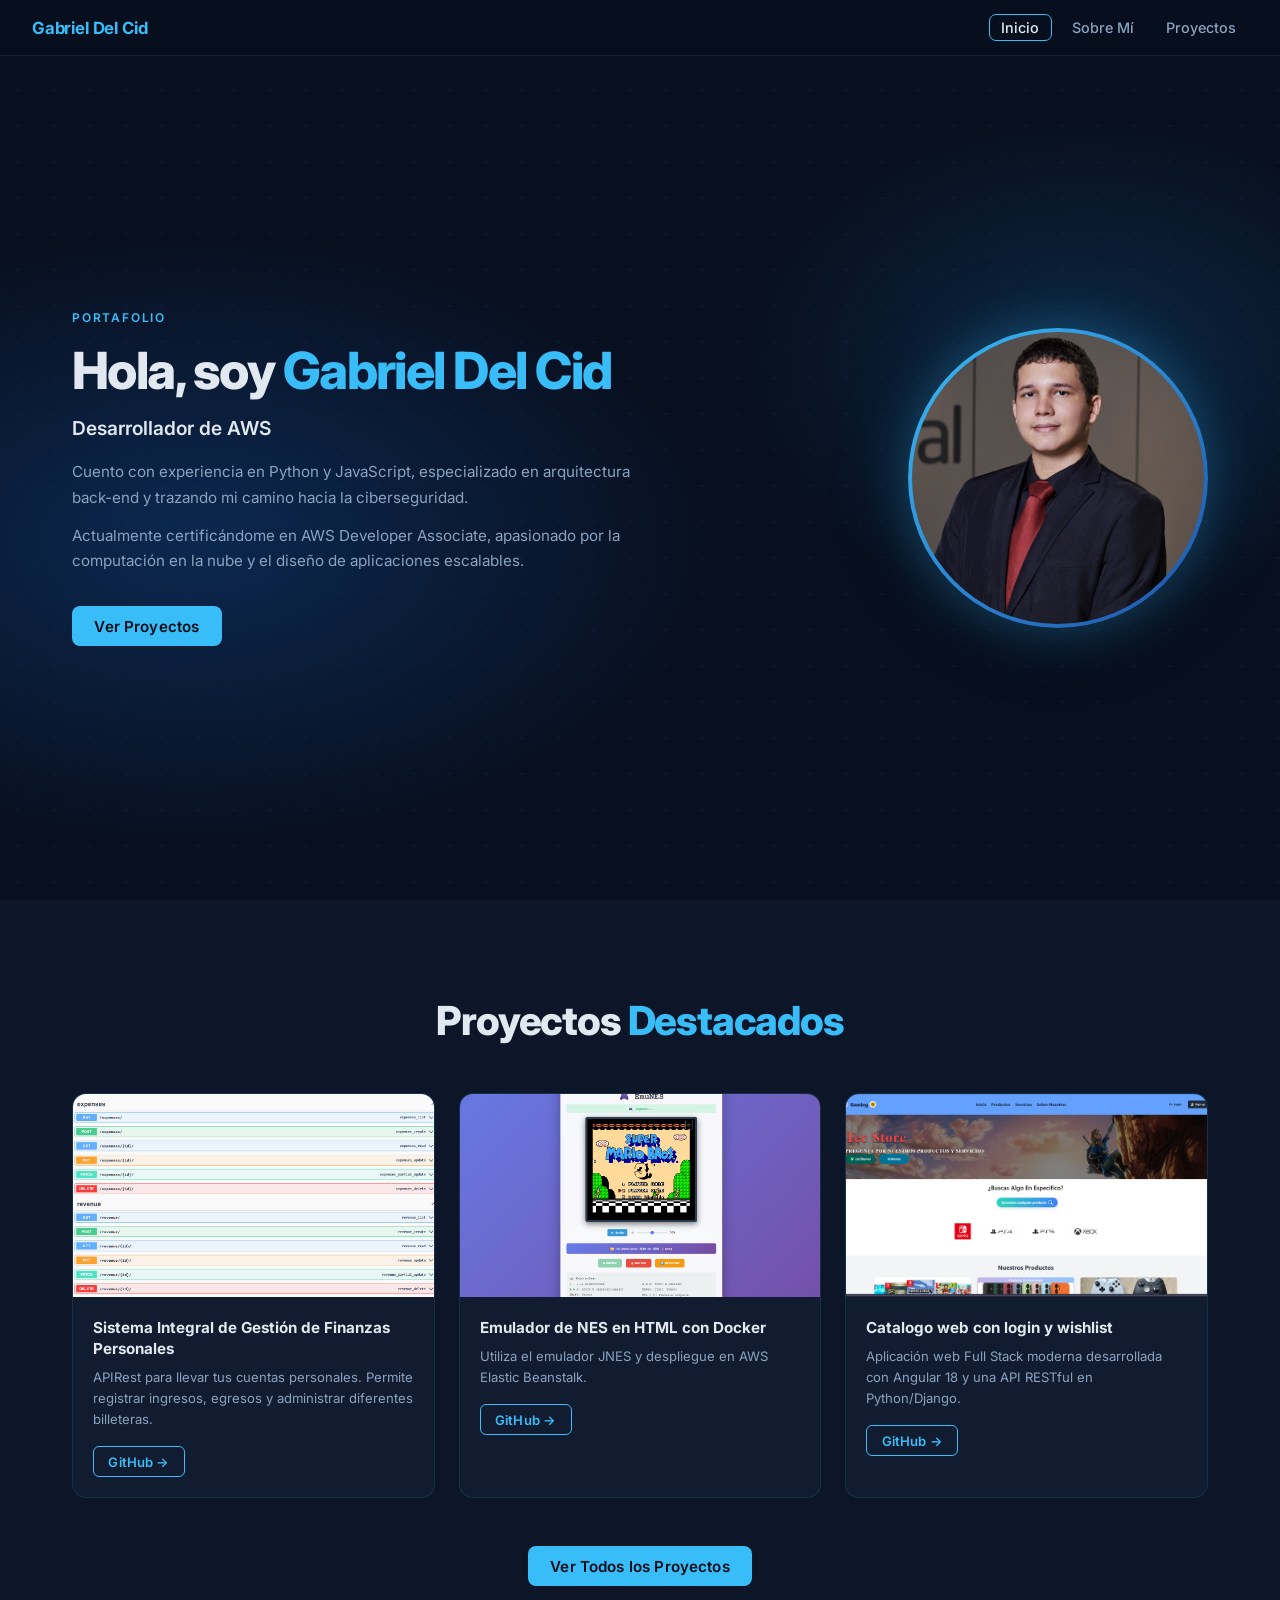
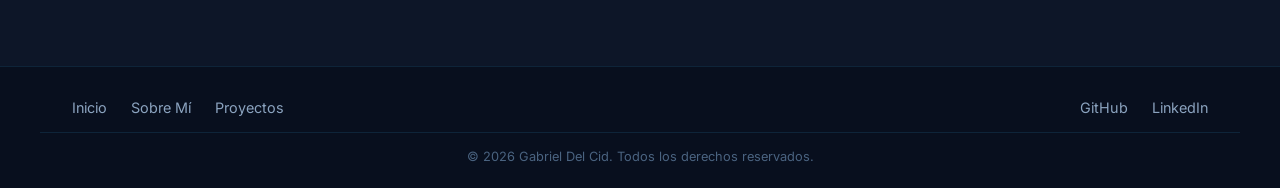
<file: index.html>
<!DOCTYPE html>
<html lang="es">
<head>
  <meta charset="UTF-8" />
  <meta name="viewport" content="width=device-width, initial-scale=1.0" />
  <title>Gabriel Del Cid — Portafolio</title>
  <link rel="preconnect" href="https://fonts.googleapis.com" />
  <link href="https://fonts.googleapis.com/css2?family=Inter:wght@300;400;500;600;700;800&display=swap" rel="stylesheet" />
  <link rel="icon" type="image/x-icon" href="favicon.ico" />
  <link rel="stylesheet" href="styles.css" />
</head>
<body>

  <!-- NAV -->
  <nav class="navbar">
    <a href="index.html" class="nav-brand">Gabriel Del Cid</a>
    <div class="nav-links">
      <a href="index.html" class="nav-link active">Inicio</a>
      <a href="sobre-mi.html" class="nav-link">Sobre Mí</a>
      <a href="proyectos.html" class="nav-link">Proyectos</a>
    </div>
    <button class="hamburger" id="hamburger" aria-label="Menu">
      <span></span><span></span><span></span>
    </button>
  </nav>
  <div class="mobile-menu" id="mobileMenu">
    <a href="index.html" class="nav-link active">Inicio</a>
    <a href="sobre-mi.html" class="nav-link">Sobre Mí</a>
    <a href="proyectos.html" class="nav-link">Proyectos</a>
  </div>

  <!-- HERO -->
  <section class="hero">
    <div class="dot-grid"></div>
    <div class="hero-glow"></div>
    <div class="container hero-inner">
      <div class="hero-text animate-fade-up">
        <p class="hero-label">PORTAFOLIO</p>
        <h1 class="hero-title">Hola, soy <span class="accent">Gabriel Del Cid</span></h1>
        <h2 class="hero-subtitle">Desarrollador de AWS</h2>
        <p class="hero-bio">
          Cuento con experiencia en Python y JavaScript, especializado en
          arquitectura back-end y trazando mi camino hacia la ciberseguridad.
        </p>
        <p class="hero-bio">
          Actualmente certificándome en AWS Developer Associate,
          apasionado por la computación en la nube y el diseño de
          aplicaciones escalables.
        </p>
        <div class="hero-btns">
          <a href="proyectos.html" class="btn btn-primary">Ver Proyectos</a>
        </div>
      </div>
      <div class="hero-photo animate-fade-up delay-2">
        <div class="photo-ring">
          <img src="images/perfil.jpg" alt="Gabriel Del Cid" onerror="this.src='https://ui-avatars.com/api/?name=Gabriel+Del+Cid&background=1a2744&color=38bdf8&size=300'" />
        </div>
      </div>
    </div>
  </section>

  <!-- FEATURED PROJECTS -->
  <section class="section projects-section">
    <div class="container">
      <h2 class="section-title">Proyectos <span class="accent">Destacados</span></h2>
      <div class="projects-grid" id="featuredProjects"></div>
      <div class="section-cta">
        <a href="proyectos.html" class="btn btn-primary">Ver Todos los Proyectos</a>
      </div>
    </div>
  </section>

  <!-- FOOTER -->
  <footer class="footer">
    <div class="container footer-inner">
      <div class="footer-links">
        <a href="index.html">Inicio</a>
        <a href="sobre-mi.html">Sobre Mí</a>
        <a href="proyectos.html">Proyectos</a>
      </div>
      <div class="footer-social">
        <a href="https://github.com/gabriel-del13" target="_blank" rel="noopener">GitHub</a>
        <a href="https://www.linkedin.com/in/gabriel-delcid-13200x" target="_blank" rel="noopener">LinkedIn</a>
      </div>
    </div>
    <div class="footer-copy">© 2026 Gabriel Del Cid. Todos los derechos reservados.</div>
  </footer>

  <script src="data.js"></script>
  <script>
    // Hamburger
    document.getElementById('hamburger').addEventListener('click', () => {
      document.getElementById('mobileMenu').classList.toggle('open');
    });

    // Featured projects (first 3)
    const featured = portfolioData.projects.filter(p => p.featured).slice(0, 3);
    const grid = document.getElementById('featuredProjects');
    featured.forEach(p => {
      grid.innerHTML += `
        <div class="project-card">
          <div class="project-thumb">
            <img src="${p.thumbnail}" alt="${p.title}" onerror="this.parentElement.classList.add('no-img')" />
          </div>
          <div class="project-info">
            <h3>${p.title}</h3>
            <p>${p.short_description}</p>
            <div class="project-links">
              <a href="${p.github_url}" target="_blank" rel="noopener" class="btn btn-outline btn-sm">GitHub →</a>
            </div>
          </div>
        </div>`;
    });
  </script>
</body>
</html>
</file>
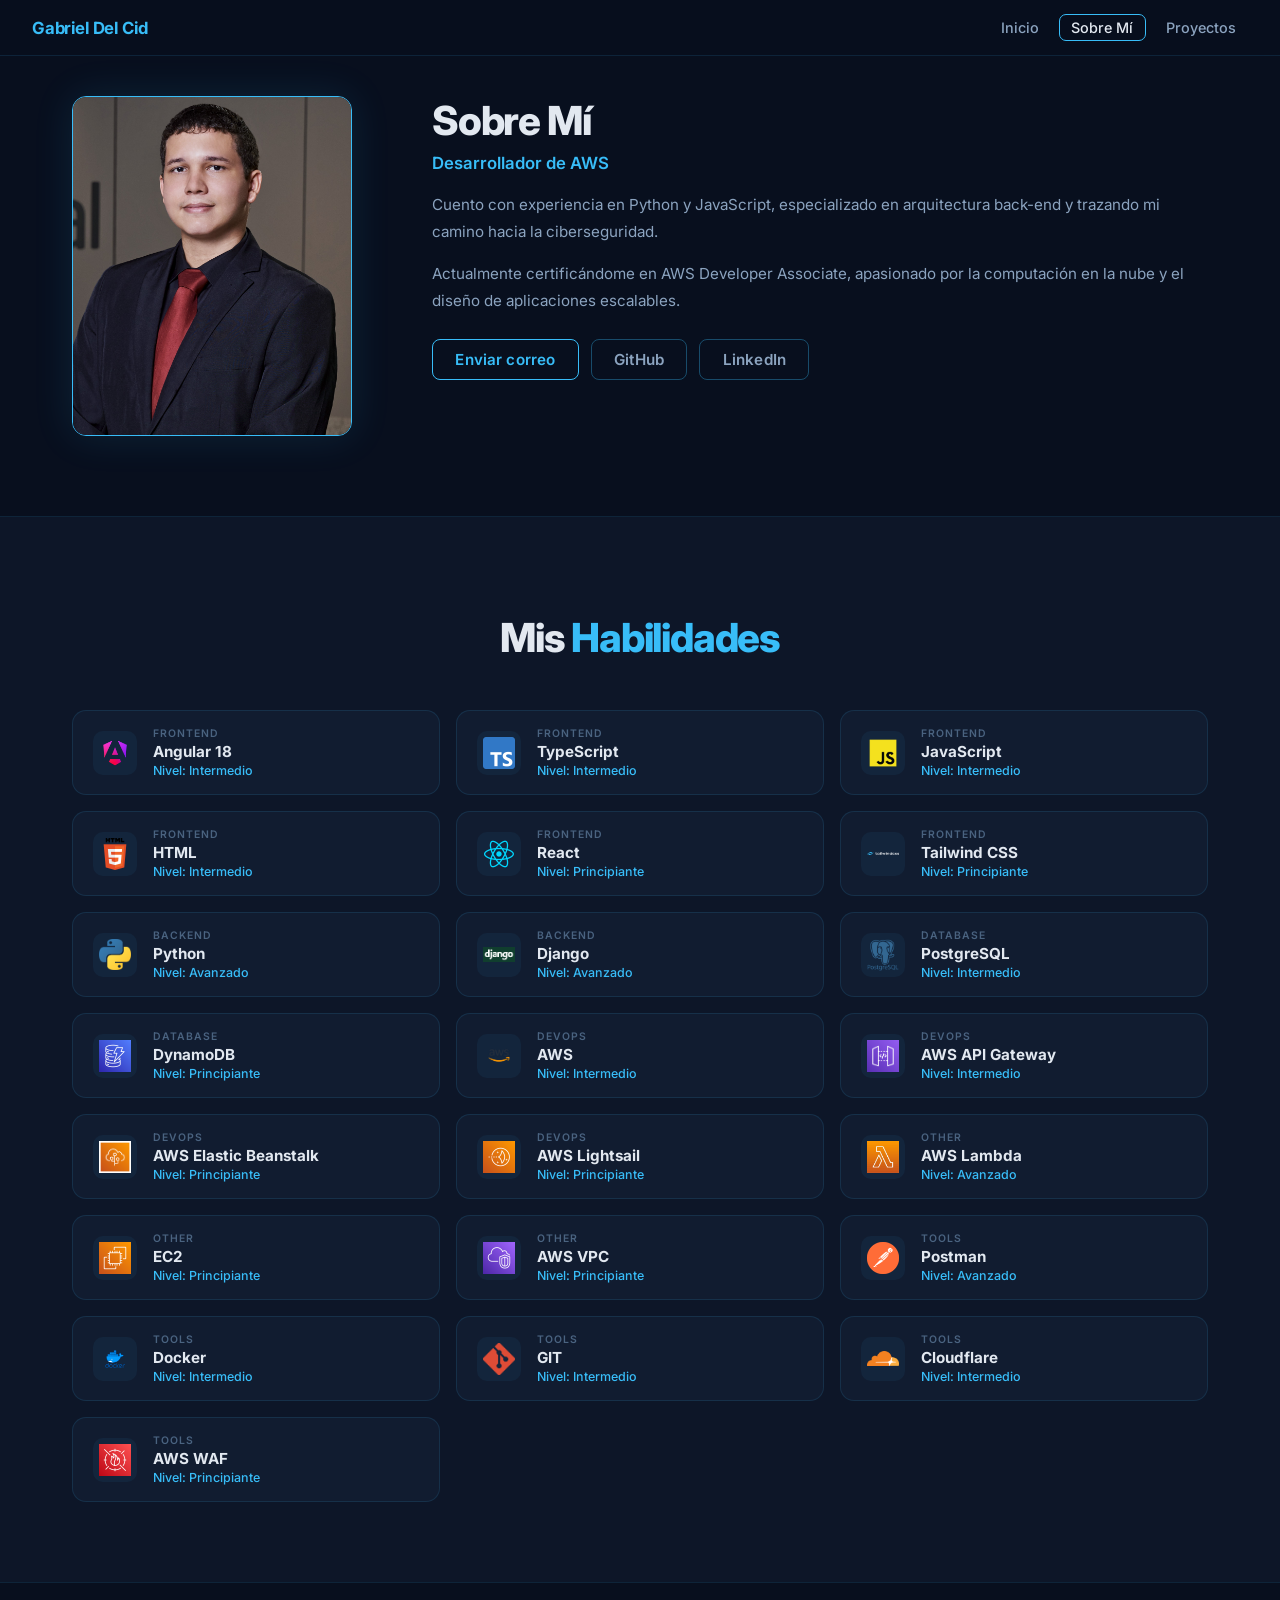
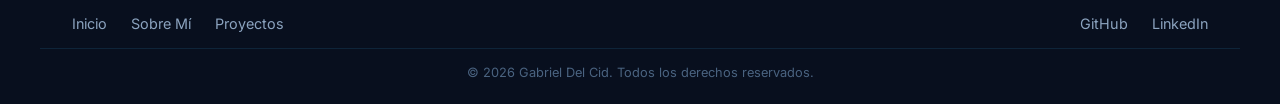
<file: sobre-mi.html>
<!DOCTYPE html>
<html lang="es">
<head>
  <meta charset="UTF-8" />
  <meta name="viewport" content="width=device-width, initial-scale=1.0" />
  <title>Sobre Mí — Gabriel Del Cid</title>
  <link rel="preconnect" href="https://fonts.googleapis.com" />
  <link href="https://fonts.googleapis.com/css2?family=Inter:wght@300;400;500;600;700;800&display=swap" rel="stylesheet" />
  <link rel="icon" type="image/x-icon" href="favicon.ico" />
  <link rel="stylesheet" href="styles.css" />
</head>
<body>

  <nav class="navbar">
    <a href="index.html" class="nav-brand">Gabriel Del Cid</a>
    <div class="nav-links">
      <a href="index.html" class="nav-link">Inicio</a>
      <a href="sobre-mi.html" class="nav-link active">Sobre Mí</a>
      <a href="proyectos.html" class="nav-link">Proyectos</a>
    </div>
    <button class="hamburger" id="hamburger" aria-label="Menu">
      <span></span><span></span><span></span>
    </button>
  </nav>
  <div class="mobile-menu" id="mobileMenu">
    <a href="index.html" class="nav-link">Inicio</a>
    <a href="sobre-mi.html" class="nav-link active">Sobre Mí</a>
    <a href="proyectos.html" class="nav-link">Proyectos</a>
  </div>

  <!-- ABOUT -->
  <section class="section about-section">
    <div class="container about-inner">
      <div class="about-photo animate-fade-up">
        <div class="about-img-wrap">
          <img src="images/perfil.jpg" alt="Gabriel Del Cid"
            onerror="this.src='https://ui-avatars.com/api/?name=Gabriel+Del+Cid&background=1a2744&color=38bdf8&size=400'" />
        </div>
      </div>
      <div class="about-text animate-fade-up delay-1">
        <h2 class="section-title left">Sobre Mí</h2>
        <p class="accent about-role">Desarrollador de AWS</p>
        <p class="about-bio">
          Cuento con experiencia en Python y JavaScript, especializado en arquitectura back-end
          y trazando mi camino hacia la ciberseguridad.
        </p>
        <p class="about-bio">
          Actualmente certificándome en AWS Developer Associate, apasionado por la
          computación en la nube y el diseño de aplicaciones escalables.
        </p>
        <div class="about-links">
          <a href="mailto:gabriel13.dev@gmail.com" class="btn btn-outline">Enviar correo</a>
          <a href="https://github.com/gabriel-del13" target="_blank" rel="noopener" class="btn btn-ghost">GitHub</a>
          <a href="https://www.linkedin.com/in/gabriel-delcid-13200x" target="_blank" rel="noopener" class="btn btn-ghost">LinkedIn</a>
        </div>
      </div>
    </div>
  </section>

  <!-- SKILLS -->
  <section class="section skills-section">
    <div class="container">
      <h2 class="section-title">Mis <span class="accent">Habilidades</span></h2>
      <div class="skills-grid" id="skillsGrid"></div>
    </div>
  </section>

  <!-- FOOTER -->
  <footer class="footer">
    <div class="container footer-inner">
      <div class="footer-links">
        <a href="index.html">Inicio</a>
        <a href="sobre-mi.html">Sobre Mí</a>
        <a href="proyectos.html">Proyectos</a>
      </div>
      <div class="footer-social">
        <a href="https://github.com/gabriel-del13" target="_blank" rel="noopener">GitHub</a>
        <a href="https://www.linkedin.com/in/gabriel-delcid-13200x" target="_blank" rel="noopener">LinkedIn</a>
      </div>
    </div>
    <div class="footer-copy">© 2026 Gabriel Del Cid. Todos los derechos reservados.</div>
  </footer>

  <script src="data.js"></script>
  <script>
    document.getElementById('hamburger').addEventListener('click', () => {
      document.getElementById('mobileMenu').classList.toggle('open');
    });

    const proficiencyLabel = { advanced: 'Avanzado', intermediate: 'Intermedio', beginner: 'Principiante' };
    const categoryLabel = {
      frontend: 'Frontend', backend: 'Backend', database: 'Database',
      devops: 'DevOps', other: 'Other', tools: 'Tools'
    };

    const grid = document.getElementById('skillsGrid');
    portfolioData.skills.forEach(s => {
      grid.innerHTML += `
        <div class="skill-card">
          <div class="skill-icon">
            <img src="${s.icon}" alt="${s.name}" onerror="this.style.display='none'" />
          </div>
          <div class="skill-info">
            <span class="skill-cat">${(categoryLabel[s.category] || s.category).toUpperCase()}</span>
            <span class="skill-name">${s.name}</span>
            <span class="skill-level ${s.proficiency}">Nivel: ${proficiencyLabel[s.proficiency] || s.proficiency}</span>
          </div>
        </div>`;
    });
  </script>
</body>
</html>
</file>
<file: styles.css>
/* =============================================
   GABRIEL DEL CID — PORTFOLIO STATIC CSS
   ============================================= */

:root {
  --bg-deep:    #080f1e;
  --bg-dark:    #0d1628;
  --bg-card:    #111c30;
  --bg-card-hover: #162035;
  --border:     rgba(56, 189, 248, 0.12);
  --border-hover: rgba(56, 189, 248, 0.35);
  --accent:     #38bdf8;
  --accent-dim: #1e7faa;
  --text:       #e2e8f0;
  --text-muted: #8ba3bf;
  --text-dim:   #4a6380;
  --nav-bg:     rgba(8, 15, 30, 0.92);
  --radius:     14px;
  --shadow:     0 4px 32px rgba(0,0,0,0.5);
}

*, *::before, *::after { box-sizing: border-box; margin: 0; padding: 0; }

html { scroll-behavior: smooth; }

body {
  font-family: 'Inter', sans-serif;
  background: var(--bg-deep);
  color: var(--text);
  min-height: 100vh;
  overflow-x: hidden;
}

a { color: inherit; text-decoration: none; }
img { max-width: 100%; display: block; }

/* ── CONTAINER ── */
.container {
  max-width: 1200px;
  margin: 0 auto;
  padding: 0 2rem;
}

/* ── NAVBAR ── */
.navbar {
  position: fixed;
  top: 0; left: 0; right: 0;
  z-index: 100;
  height: 56px;
  background: var(--nav-bg);
  backdrop-filter: blur(12px);
  border-bottom: 1px solid var(--border);
  display: flex;
  align-items: center;
  justify-content: space-between;
  padding: 0 2rem;
}

.nav-brand {
  font-weight: 700;
  font-size: 1.05rem;
  color: var(--accent);
  letter-spacing: -0.01em;
}

.nav-links {
  display: flex;
  gap: 0.5rem;
}

.nav-link {
  font-size: 0.9rem;
  font-weight: 500;
  color: var(--text-muted);
  padding: 0.3rem 0.75rem;
  border-radius: 7px;
  transition: color 0.2s, background 0.2s;
}

.nav-link:hover { color: var(--text); }

.nav-link.active {
  color: var(--text);
  border: 1.5px solid var(--accent);
  padding: 0.25rem 0.72rem;
}

/* hamburger */
.hamburger {
  display: none;
  flex-direction: column;
  gap: 5px;
  background: none;
  border: none;
  cursor: pointer;
  padding: 4px;
}
.hamburger span {
  display: block;
  width: 22px;
  height: 2px;
  background: var(--text);
  border-radius: 2px;
  transition: 0.3s;
}

.mobile-menu {
  display: none;
  position: fixed;
  top: 56px; left: 0; right: 0;
  background: var(--bg-dark);
  border-bottom: 1px solid var(--border);
  flex-direction: column;
  padding: 1rem 2rem;
  gap: 0.5rem;
  z-index: 99;
}
.mobile-menu.open { display: flex; }
.mobile-menu .nav-link { font-size: 1rem; padding: 0.5rem 0; }

@media (max-width: 640px) {
  .nav-links { display: none; }
  .hamburger { display: flex; }
}

/* ── SECTION BASE ── */
.section {
  padding: 6rem 0 5rem;
}

.section-title {
  font-size: clamp(1.8rem, 4vw, 2.5rem);
  font-weight: 800;
  text-align: center;
  margin-bottom: 3rem;
  letter-spacing: -0.03em;
}

.section-title.left {
  text-align: left;
  margin-bottom: 0.5rem;
}

.section-sub {
  text-align: center;
  color: var(--text-muted);
  margin-top: -2rem;
  margin-bottom: 3rem;
  font-size: 1rem;
}

.accent { color: var(--accent); }

/* ── BUTTONS ── */
.btn {
  display: inline-block;
  padding: 0.65rem 1.4rem;
  border-radius: 8px;
  font-weight: 600;
  font-size: 0.95rem;
  cursor: pointer;
  transition: all 0.2s;
  border: none;
  letter-spacing: 0.01em;
}

.btn-primary {
  background: var(--accent);
  color: #040d1a;
}
.btn-primary:hover {
  background: #5fd0ff;
  transform: translateY(-1px);
  box-shadow: 0 4px 20px rgba(56,189,248,0.3);
}

.btn-outline {
  background: transparent;
  border: 1.5px solid var(--accent);
  color: var(--accent);
}
.btn-outline:hover {
  background: rgba(56,189,248,0.08);
  transform: translateY(-1px);
}

.btn-ghost {
  background: transparent;
  border: 1.5px solid var(--border-hover);
  color: var(--text-muted);
}
.btn-ghost:hover {
  border-color: var(--text-muted);
  color: var(--text);
}

.btn-sm {
  padding: 0.4rem 0.9rem;
  font-size: 0.82rem;
  border-radius: 6px;
}

/* ── HERO ── */
.hero {
  position: relative;
  min-height: 100vh;
  display: flex;
  align-items: center;
  overflow: hidden;
  padding-top: 56px;
}

/* dot grid background */
.dot-grid {
  position: absolute;
  inset: 0;
  background-image:
    radial-gradient(circle, rgba(56,189,248,0.18) 1px, transparent 1px);
  background-size: 36px 36px;
  opacity: 0.45;
  pointer-events: none;
}

/* glow blobs */
.hero-glow {
  position: absolute;
  inset: 0;
  pointer-events: none;
  background:
    radial-gradient(ellipse 60% 50% at 15% 60%, rgba(14, 60, 120, 0.55) 0%, transparent 70%),
    radial-gradient(ellipse 40% 40% at 85% 40%, rgba(20, 80, 130, 0.35) 0%, transparent 70%);
}

.hero-inner {
  display: flex;
  align-items: center;
  justify-content: space-between;
  gap: 4rem;
  width: 100%;
  padding-top: 3rem;
  padding-bottom: 3rem;
  position: relative;
  z-index: 1;
}

.hero-text { max-width: 600px; }

.hero-label {
  font-size: 0.75rem;
  font-weight: 600;
  letter-spacing: 0.15em;
  color: var(--accent);
  margin-bottom: 1rem;
}

.hero-title {
  font-size: clamp(2rem, 5vw, 3.2rem);
  font-weight: 800;
  line-height: 1.15;
  letter-spacing: -0.03em;
  margin-bottom: 1rem;
}

.hero-subtitle {
  font-size: 1.2rem;
  font-weight: 600;
  color: var(--text);
  margin-bottom: 1.2rem;
}

.hero-bio {
  font-size: 0.95rem;
  color: var(--text-muted);
  line-height: 1.7;
  margin-bottom: 0.75rem;
}

.hero-btns {
  display: flex;
  gap: 1rem;
  margin-top: 2rem;
  flex-wrap: wrap;
}

.hero-photo {
  flex-shrink: 0;
}

.photo-ring {
  width: 300px;
  height: 300px;
  border-radius: 50%;
  padding: 4px;
  background: linear-gradient(135deg, var(--accent) 0%, #1e50aa 100%);
  box-shadow: 0 0 50px rgba(56,189,248,0.25), 0 0 100px rgba(56,189,248,0.1);
}

.photo-ring img {
  width: 100%;
  height: 100%;
  border-radius: 50%;
  object-fit: cover;
  background: var(--bg-card);
}

@media (max-width: 900px) {
  .hero-inner {
    flex-direction: column-reverse;
    text-align: center;
    padding-top: 4rem;
    padding-bottom: 4rem;
  }
  .hero-btns { justify-content: center; }
  .photo-ring { width: 220px; height: 220px; }
}

/* ── PROJECTS SECTION ── */
.projects-section { background: var(--bg-dark); }

.projects-grid {
  display: grid;
  grid-template-columns: repeat(3, 1fr);
  gap: 1.5rem;
}

@media (max-width: 900px) { .projects-grid { grid-template-columns: repeat(2, 1fr); } }
@media (max-width: 560px) { .projects-grid { grid-template-columns: 1fr; } }

.project-card {
  background: var(--bg-card);
  border: 1px solid var(--border);
  border-radius: var(--radius);
  overflow: hidden;
  transition: border-color 0.25s, transform 0.25s, box-shadow 0.25s;
}

.project-card:hover {
  border-color: var(--border-hover);
  transform: translateY(-4px);
  box-shadow: 0 12px 40px rgba(0,0,0,0.4);
}

.project-card.clickable { cursor: pointer; }

.project-thumb {
  width: 100%;
  aspect-ratio: 16/9;
  background: #0d1a2e;
  overflow: hidden;
}

.project-thumb img {
  width: 100%;
  height: 100%;
  object-fit: cover;
  transition: transform 0.35s;
}

.project-card:hover .project-thumb img { transform: scale(1.04); }

.project-thumb.no-img {
  display: flex;
  align-items: center;
  justify-content: center;
}

.project-thumb.no-img::after {
  content: '{ }';
  font-size: 2rem;
  color: var(--text-dim);
}

.project-info {
  padding: 1.25rem;
}

.project-info h3 {
  font-size: 0.95rem;
  font-weight: 700;
  margin-bottom: 0.5rem;
  line-height: 1.4;
}

.project-info p {
  font-size: 0.82rem;
  color: var(--text-muted);
  line-height: 1.6;
  margin-bottom: 1rem;
}

.project-links { display: flex; gap: 0.5rem; }

.section-cta {
  text-align: center;
  margin-top: 3rem;
}

/* ── ABOUT SECTION ── */
.about-section {
  background: var(--bg-deep);
  border-bottom: 1px solid var(--border);
}

.about-inner {
  display: flex;
  align-items: flex-start;
  gap: 5rem;
}

.about-photo { flex-shrink: 0; }

.about-img-wrap {
  width: 280px;
  height: 340px;
  border-radius: 14px;
  border: 1.5px solid var(--accent);
  overflow: hidden;
  box-shadow: 0 0 40px rgba(56,189,248,0.12);
}

.about-img-wrap img {
  width: 100%;
  height: 100%;
  object-fit: cover;
  background: var(--bg-card);
}

.about-role {
  font-size: 1.05rem;
  font-weight: 600;
  margin-bottom: 1.2rem;
}

.about-bio {
  font-size: 0.95rem;
  color: var(--text-muted);
  line-height: 1.75;
  margin-bottom: 1rem;
}

.about-links {
  display: flex;
  gap: 0.75rem;
  flex-wrap: wrap;
  margin-top: 1.5rem;
}

@media (max-width: 800px) {
  .about-inner {
    flex-direction: column;
    align-items: center;
    gap: 2.5rem;
  }
  .about-text { text-align: center; }
  .section-title.left { text-align: center; }
  .about-links { justify-content: center; }
}

/* ── SKILLS SECTION ── */
.skills-section { background: var(--bg-dark); }

.skills-grid {
  display: grid;
  grid-template-columns: repeat(3, 1fr);
  gap: 1rem;
}

@media (max-width: 900px) { .skills-grid { grid-template-columns: repeat(2, 1fr); } }
@media (max-width: 500px) { .skills-grid { grid-template-columns: 1fr; } }

.skill-card {
  background: var(--bg-card);
  border: 1px solid var(--border);
  border-radius: var(--radius);
  padding: 1rem 1.25rem;
  display: flex;
  align-items: center;
  gap: 1rem;
  transition: border-color 0.25s, transform 0.2s;
}

.skill-card:hover {
  border-color: var(--border-hover);
  transform: translateY(-2px);
}

.skill-icon {
  width: 44px;
  height: 44px;
  flex-shrink: 0;
  display: flex;
  align-items: center;
  justify-content: center;
  border-radius: 10px;
  overflow: hidden;
  background: rgba(56,189,248,0.06);
}

.skill-icon img {
  width: 32px;
  height: 32px;
  object-fit: contain;
}

.skill-info {
  display: flex;
  flex-direction: column;
  gap: 2px;
}

.skill-cat {
  font-size: 0.65rem;
  font-weight: 600;
  letter-spacing: 0.1em;
  color: var(--text-dim);
}

.skill-name {
  font-size: 0.95rem;
  font-weight: 700;
  color: var(--text);
}

.skill-level {
  font-size: 0.78rem;
  font-weight: 500;
}

.skill-level.advanced  { color: var(--accent); }
.skill-level.intermediate { color: var(--accent); }
.skill-level.beginner  { color: var(--accent); }

/* ── MODAL DETAIL ── */
.modal-overlay {
  position: fixed;
  inset: 0;
  background: rgba(4, 10, 24, 0.85);
  backdrop-filter: blur(6px);
  z-index: 200;
  display: none;
  align-items: flex-start;
  justify-content: center;
  padding: 3rem 1.5rem 2rem;
  overflow-y: auto;
}

.modal-overlay.open { display: flex; }

.modal {
  background: var(--bg-card);
  border: 1px solid var(--border-hover);
  border-radius: 18px;
  max-width: 900px;
  width: 100%;
  overflow: hidden;
  position: relative;
  box-shadow: 0 20px 60px rgba(0,0,0,0.6);
  animation: modalIn 0.25s ease;
}

@keyframes modalIn {
  from { opacity: 0; transform: scale(0.97) translateY(12px); }
  to   { opacity: 1; transform: scale(1) translateY(0); }
}

.modal-close {
  position: absolute;
  top: 1rem; right: 1rem;
  background: rgba(255,255,255,0.07);
  border: none;
  color: var(--text);
  font-size: 1rem;
  width: 32px;
  height: 32px;
  border-radius: 50%;
  cursor: pointer;
  display: flex;
  align-items: center;
  justify-content: center;
  z-index: 10;
  transition: background 0.2s;
}
.modal-close:hover { background: rgba(255,255,255,0.14); }

/* Two-column top section */
.modal-top {
  display: grid;
  grid-template-columns: 1fr 1fr;
  gap: 0;
}

.modal-main-img {
  aspect-ratio: 4/3;
  background: #0a1525;
  overflow: hidden;
}
.modal-main-img img {
  width: 100%;
  height: 100%;
  object-fit: cover;
}
.modal-main-img.no-img {
  display: flex;
  align-items: center;
  justify-content: center;
}
.modal-main-img.no-img::after {
  content: '{ }';
  font-size: 3rem;
  color: var(--text-dim);
}

.modal-info {
  padding: 2rem 2rem 2rem 2rem;
  display: flex;
  flex-direction: column;
  justify-content: flex-start;
  gap: 0.75rem;
}
.modal-info h3 {
  font-size: 1.2rem;
  font-weight: 800;
  line-height: 1.35;
  letter-spacing: -0.02em;
  padding-right: 2rem;
}
.modal-info p {
  font-size: 0.88rem;
  color: var(--text-muted);
  line-height: 1.75;
  flex: 1;
}
.modal-info .btn { align-self: flex-start; margin-top: 0.5rem; }

/* Gallery strip */
.modal-gallery-wrap {
  border-top: 1px solid var(--border);
  padding: 1.5rem 2rem;
  display: none;
}

.modal-gallery-wrap.visible {
  display: block;
}

.gallery-label {
  font-size: 0.65rem;
  font-weight: 700;
  letter-spacing: 0.15em;
  color: var(--text-dim);
  margin-bottom: 0.9rem;
}

.modal-gallery {
  display: flex;
  gap: 0.75rem;
  flex-wrap: wrap;
}

.gallery-thumb {
  width: 120px;
  height: 80px;
  border-radius: 8px;
  overflow: hidden;
  border: 1.5px solid var(--border);
  cursor: pointer;
  transition: border-color 0.2s, transform 0.2s;
  flex-shrink: 0;
}
.gallery-thumb:hover {
  border-color: var(--accent);
  transform: translateY(-2px);
}
.gallery-thumb img {
  width: 100%;
  height: 100%;
  object-fit: cover;
}
.gallery-thumb.no-img {
  background: #0a1525;
  display: flex;
  align-items: center;
  justify-content: center;
}
.gallery-thumb.no-img::after {
  content: '?';
  color: var(--text-dim);
}

@media (max-width: 680px) {
  .modal-top { grid-template-columns: 1fr; }
  .modal-main-img { aspect-ratio: 16/9; }
  .modal-info { padding: 1.25rem; }
  .modal-info h3 { padding-right: 2.5rem; }
}

/* ── LIGHTBOX ── */
.lightbox-overlay {
  position: fixed;
  inset: 0;
  background: rgba(0, 0, 0, 0.92);
  z-index: 300;
  display: none;
  align-items: center;
  justify-content: center;
  padding: 2rem;
}
.lightbox-overlay.open { display: flex; }

.lightbox-close {
  position: fixed;
  top: 1.25rem;
  right: 1.25rem;
  background: rgba(255,255,255,0.1);
}

.lightbox-inner {
  max-width: 1000px;
  width: 100%;
  text-align: center;
}

.lightbox-inner img {
  max-height: 80vh;
  width: 100%;
  object-fit: contain;
  border-radius: 10px;
  box-shadow: 0 8px 60px rgba(0,0,0,0.8);
}

.lightbox-caption {
  margin-top: 1rem;
  font-size: 0.85rem;
  color: var(--text-muted);
}

/* ── FOOTER ── */
.footer {
  background: var(--bg-deep);
  border-top: 1px solid var(--border);
  padding: 2rem 0 1.5rem;
}

.footer-inner {
  display: flex;
  justify-content: space-between;
  align-items: center;
  flex-wrap: wrap;
  gap: 1rem;
  padding-bottom: 1rem;
  margin-bottom: 1rem;
  border-bottom: 1px solid var(--border);
}

.footer-links, .footer-social {
  display: flex;
  gap: 1.5rem;
}

.footer-links a, .footer-social a {
  font-size: 0.9rem;
  color: var(--text-muted);
  transition: color 0.2s;
}
.footer-links a:hover, .footer-social a:hover { color: var(--text); }

.footer-copy {
  text-align: center;
  font-size: 0.8rem;
  color: var(--text-dim);
}

/* ── ANIMATIONS ── */
.animate-fade-up {
  opacity: 0;
  transform: translateY(24px);
  animation: fadeUp 0.7s ease forwards;
}

.delay-1 { animation-delay: 0.15s; }
.delay-2 { animation-delay: 0.3s; }

@keyframes fadeUp {
  to { opacity: 1; transform: translateY(0); }
}
</file>
